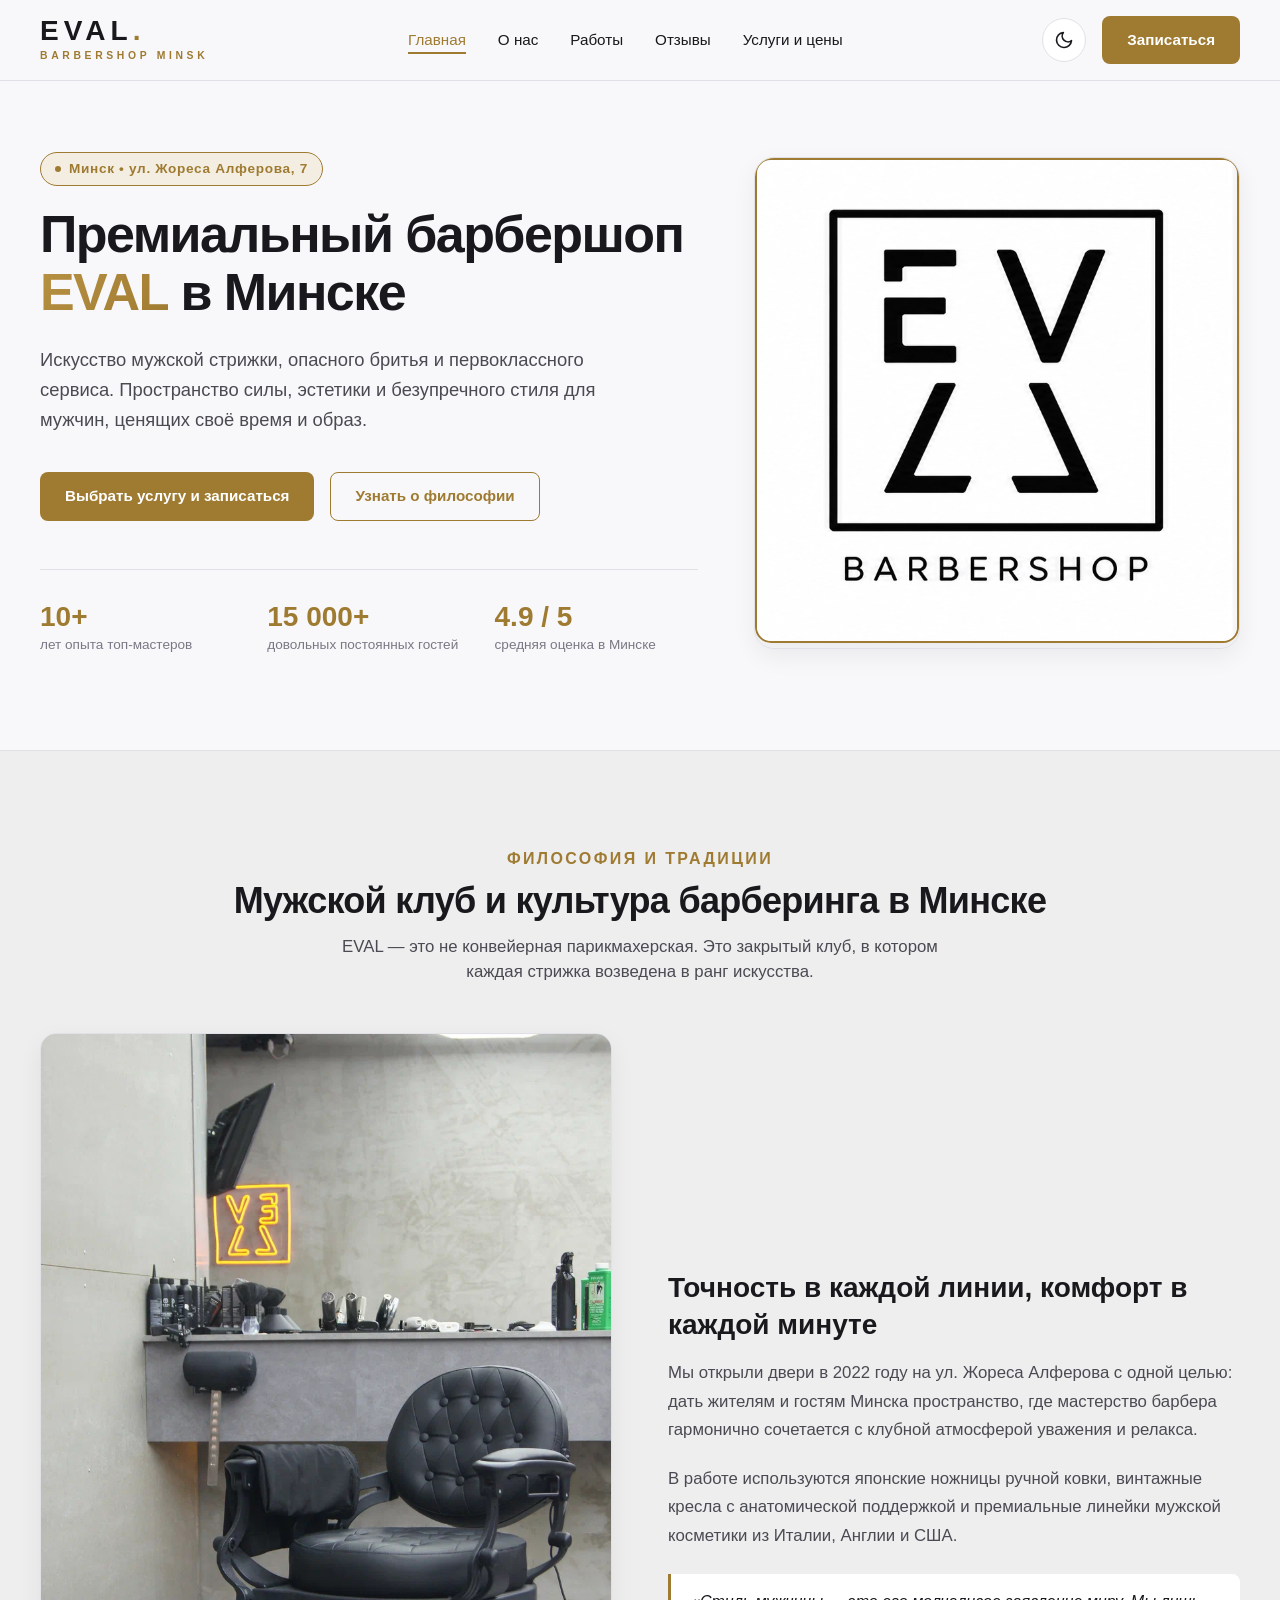
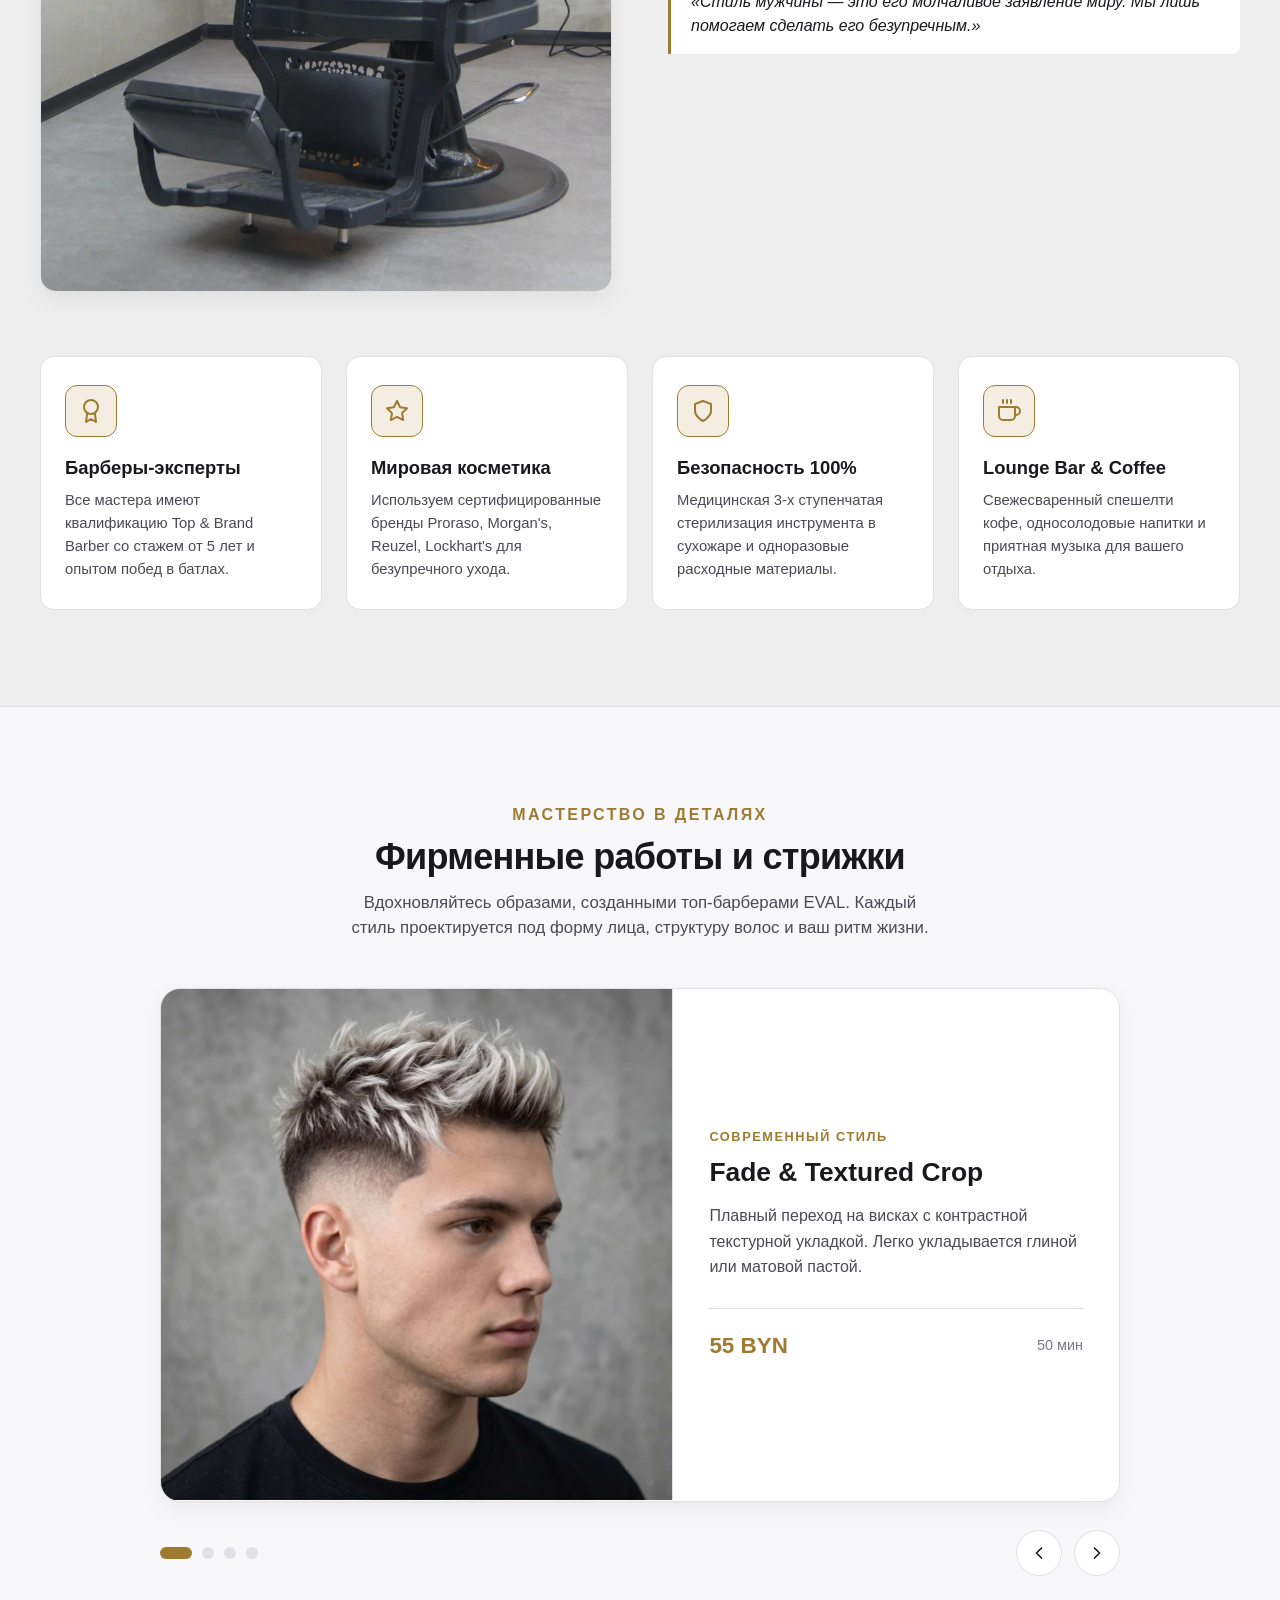
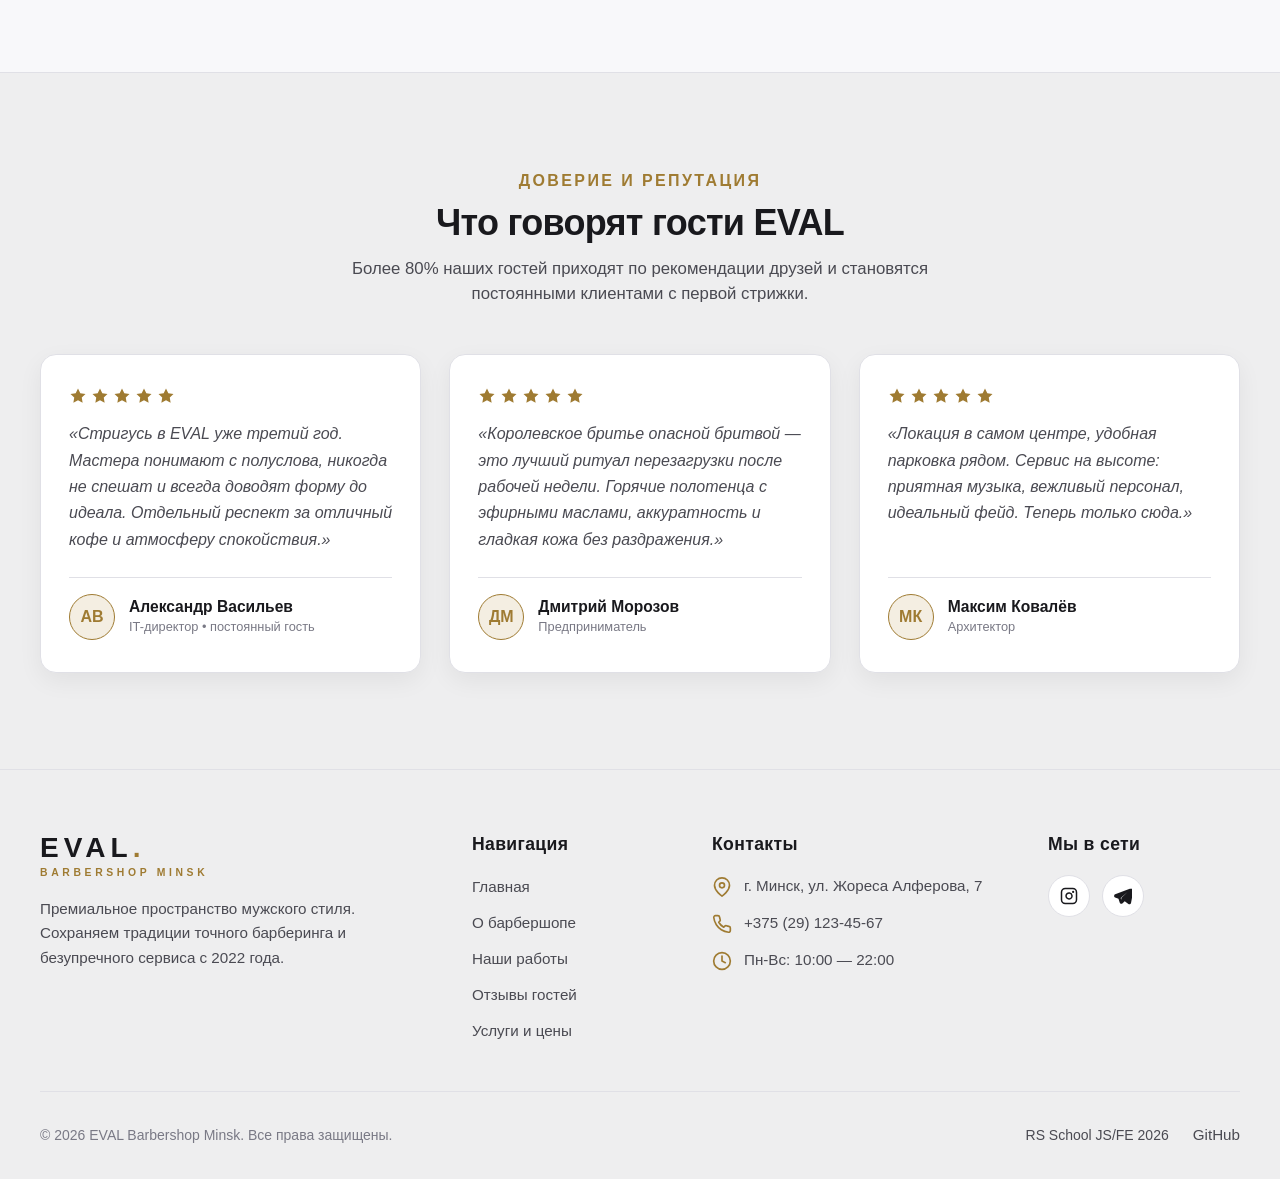
<file: index.html>
<!DOCTYPE html>
<html lang="ru" data-theme="dark">

<head>
  <meta charset="UTF-8">
  <meta name="viewport" content="width=device-width, initial-scale=1.0">
  <title>EVAL Barbershop — Премиальный мужской барбершоп в Минске</title>
  <meta name="description"
    content="Премиальный барбершоп EVAL в Минске. Мужские стрижки, моделирование бороды, королевское бритье и премиальный уход.">
  <link rel="icon" href="favicon.svg" type="image/svg+xml">
  <link rel="stylesheet" href="css/reset.css">
  <link rel="stylesheet" href="css/style.css">
  <script src="js/theme.js"></script>
</head>

<body>

  <header class="header">
    <div class="container header-container">
      <a href="index.html" class="logo" aria-label="Барбершоп EVAL Главная">
        <span class="logo-main">EVAL<span>.</span></span>
        <span class="logo-sub">Barbershop Minsk</span>
      </a>

      <nav class="nav" aria-label="Основная навигация">
        <ul class="nav-list">
          <li class="nav-item"><a href="index.html#hero" class="nav-link active">Главная</a></li>
          <li class="nav-item"><a href="index.html#about" class="nav-link">О нас</a></li>
          <li class="nav-item"><a href="index.html#showcase" class="nav-link">Работы</a></li>
          <li class="nav-item"><a href="index.html#reviews" class="nav-link">Отзывы</a></li>
          <li class="nav-item"><a href="catalog.html" class="nav-link">Услуги и цены</a></li>
        </ul>
      </nav>

      <div class="header-actions">
        <button class="theme-toggle" id="theme-toggle" type="button" aria-label="Включить светлую тему"
          aria-pressed="false">

          <svg class="theme-icon-sun" viewBox="0 0 24 24" fill="none" stroke="currentColor" stroke-width="2"
            stroke-linecap="round" stroke-linejoin="round" aria-hidden="true">
            <circle cx="12" cy="12" r="5"></circle>
            <line x1="12" y1="1" x2="12" y2="3"></line>
            <line x1="12" y1="21" x2="12" y2="23"></line>
            <line x1="4.22" y1="4.22" x2="5.64" y2="5.64"></line>
            <line x1="18.36" y1="18.36" x2="19.78" y2="19.78"></line>
            <line x1="1" y1="12" x2="3" y2="12"></line>
            <line x1="21" y1="12" x2="23" y2="12"></line>
            <line x1="4.22" y1="19.78" x2="5.64" y2="18.36"></line>
            <line x1="18.36" y1="5.64" x2="19.78" y2="4.22"></line>
          </svg>

          <svg class="theme-icon-moon" viewBox="0 0 24 24" fill="none" stroke="currentColor" stroke-width="2"
            stroke-linecap="round" stroke-linejoin="round" aria-hidden="true">
            <path d="M21 12.79A9 9 0 1 1 11.21 3 7 7 0 0 0 21 12.79z"></path>
          </svg>
        </button>

        <a href="catalog.html" class="btn-primary">Записаться</a>

        <button class="burger-btn" type="button" aria-label="Открыть мобильное меню">
          <span class="burger-line"></span>
          <span class="burger-line"></span>
          <span class="burger-line"></span>
        </button>
      </div>
    </div>
  </header>
  <div class="menu-overlay" aria-hidden="true"></div>


  <main id="main-content">

    <section id="hero" class="hero-section">
      <div class="container hero-grid">
        <div class="hero-content">
          <div class="hero-tag">Минск • ул. Жореса Алферова, 7</div>
          <h1 class="hero-title">Премиальный барбершоп <span>EVAL</span> в Минске</h1>
          <p class="hero-desc">
            Искусство мужской стрижки, опасного бритья и первоклассного сервиса. Пространство силы, эстетики и
            безупречного стиля для мужчин, ценящих своё время и образ.
          </p>
          <div class="hero-actions">
            <a href="catalog.html" class="btn-primary">Выбрать услугу и записаться</a>
            <a href="#about" class="btn-outline">Узнать о философии</a>
          </div>
          <div class="hero-stats">
            <div class="stat-item">
              <span class="stat-value">10+</span>
              <span class="stat-label">лет опыта топ-мастеров</span>
            </div>
            <div class="stat-item">
              <span class="stat-value">15 000+</span>
              <span class="stat-label">довольных постоянных гостей</span>
            </div>
            <div class="stat-item">
              <span class="stat-value">4.9 / 5</span>
              <span class="stat-label">средняя оценка в Минске</span>
            </div>
          </div>
        </div>

        <div class="hero-media">
          <div class="brand-badge">
            <img src="assets/images/eval_barbershop_dark.webp" alt="Фирменный знак EVAL Barbershop Minsk (темная тема)"
              class="theme-img-dark" width="600" height="600">
            <img src="assets/images/eval_barbershop_light.webp"
              alt="Фирменный знак EVAL Barbershop Minsk (светлая тема)" class="theme-img-light" width="600"
              height="600">
          </div>
        </div>
      </div>
    </section>


    <section id="about" class="about-section">
      <div class="container">
        <p class="section-subtitle">Философия и традиции</p>
        <h2 class="section-title">Мужской клуб и культура барберинга в Минске</h2>
        <p class="section-desc">
          EVAL — это не конвейерная парикмахерская. Это закрытый клуб, в котором каждая стрижка возведена в ранг
          искусства.
        </p>

        <div class="about-layout">
          <div class="about-media">
            <img src="assets/images/barbershop.webp"
              alt="Интерьер, рабочее кресло и фирменный неон EVAL Barbershop на ул. Жореса Алферова" width="700"
              height="1050">
          </div>
          <div class="about-info">
            <h3>Точность в каждой линии, комфорт в каждой минуте</h3>
            <p class="about-text">
              Мы открыли двери в 2022 году на ул. Жореса Алферова с одной целью: дать жителям и гостям Минска
              пространство, где мастерство барбера гармонично сочетается с клубной атмосферой уважения и релакса.
            </p>
            <p class="about-text">
              В работе используются японские ножницы ручной ковки, винтажные кресла с анатомической поддержкой и
              премиальные линейки мужской косметики из Италии, Англии и США.
            </p>
            <blockquote class="about-quote">
              «Стиль мужчины — это его молчаливое заявление миру. Мы лишь помогаем сделать его безупречным.»
            </blockquote>
          </div>
        </div>


        <div class="features-grid">
          <div class="feature-card">
            <div class="feature-icon-wrapper">
              <svg viewBox="0 0 24 24" fill="none" stroke="currentColor" stroke-width="2" stroke-linecap="round"
                stroke-linejoin="round" aria-hidden="true">
                <circle cx="12" cy="8" r="7"></circle>
                <polyline points="8.21 13.89 7 23 12 20 17 23 15.79 13.88"></polyline>
              </svg>
            </div>
            <h3 class="feature-title">Барберы-эксперты</h3>
            <p class="feature-text">Все мастера имеют квалификацию Top &amp; Brand Barber со стажем от 5 лет и опытом
              побед в батлах.</p>
          </div>

          <div class="feature-card">
            <div class="feature-icon-wrapper">
              <svg viewBox="0 0 24 24" fill="none" stroke="currentColor" stroke-width="2" stroke-linecap="round"
                stroke-linejoin="round" aria-hidden="true">
                <path d="M12 2l3.09 6.26L22 9.27l-5 4.87 1.18 6.88L12 17.77l-6.18 3.25L7 14.14 2 9.27l6.91-1.01L12 2z">
                </path>
              </svg>
            </div>
            <h3 class="feature-title">Мировая косметика</h3>
            <p class="feature-text">Используем сертифицированные бренды Proraso, Morgan's, Reuzel, Lockhart's для
              безупречного ухода.</p>
          </div>

          <div class="feature-card">
            <div class="feature-icon-wrapper">
              <svg viewBox="0 0 24 24" fill="none" stroke="currentColor" stroke-width="2" stroke-linecap="round"
                stroke-linejoin="round" aria-hidden="true">
                <path d="M12 22s8-4 8-10V5l-8-3-8 3v7c0 6 8 10 8 10z"></path>
              </svg>
            </div>
            <h3 class="feature-title">Безопасность 100%</h3>
            <p class="feature-text">Медицинская 3-х ступенчатая стерилизация инструмента в сухожаре и одноразовые
              расходные материалы.</p>
          </div>

          <div class="feature-card">
            <div class="feature-icon-wrapper">
              <svg viewBox="0 0 24 24" fill="none" stroke="currentColor" stroke-width="2" stroke-linecap="round"
                stroke-linejoin="round" aria-hidden="true">
                <path d="M18 8h1a4 4 0 0 1 0 8h-1"></path>
                <path d="M2 8h16v9a4 4 0 0 1-4 4H6a4 4 0 0 1-4-4V8z"></path>
                <line x1="6" y1="1" x2="6" y2="4"></line>
                <line x1="10" y1="1" x2="10" y2="4"></line>
                <line x1="14" y1="1" x2="14" y2="4"></line>
              </svg>
            </div>
            <h3 class="feature-title">Lounge Bar &amp; Coffee</h3>
            <p class="feature-text">Свежесваренный спешелти кофе, односолодовые напитки и приятная музыка для вашего
              отдыха.</p>
          </div>
        </div>
      </div>
    </section>


    <section id="showcase" class="showcase-section">
      <div class="container">
        <p class="section-subtitle">Мастерство в деталях</p>
        <h2 class="section-title">Фирменные работы и стрижки</h2>
        <p class="section-desc">
          Вдохновляйтесь образами, созданными топ-барберами EVAL. Каждый стиль проектируется под форму лица, структуру
          волос и ваш ритм жизни.
        </p>

        <div class="slider-container">
          <div class="slider-track-wrapper">
            <div class="slider-track">

              <article class="slide-card">
                <div class="slide-image-wrapper">
                  <img src="assets/images/1782313920379-yydb0a.webp" alt="Мужская стрижка Fade и текстурный Crop"
                    width="600" height="450">
                </div>
                <div class="slide-body">
                  <span class="slide-category">Современный стиль</span>
                  <h3 class="slide-title">Fade &amp; Textured Crop</h3>
                  <p class="slide-desc">Плавный переход на висках с контрастной текстурной укладкой. Легко укладывается
                    глиной или матовой пастой.</p>
                  <div class="slide-footer">
                    <span class="slide-price">55 BYN</span>
                    <span class="slide-duration">50 мин</span>
                  </div>
                </div>
              </article>


              <article class="slide-card">
                <div class="slide-image-wrapper">
                  <img src="assets/images/1782313920379-yydb0a.webp"
                    alt="Классическая стрижка Side Part с моделированием бороды" width="600" height="450">
                </div>
                <div class="slide-body">
                  <span class="slide-category">Бизнес-классика</span>
                  <h3 class="slide-title">Classic Side Part &amp; Beard</h3>
                  <p class="slide-desc">Строгий пробор в британском стиле в сочетании с четкой геометрией и окантовкой
                    бороды опасной бритвой.</p>
                  <div class="slide-footer">
                    <span class="slide-price">75 BYN</span>
                    <span class="slide-duration">75 мин</span>
                  </div>
                </div>
              </article>


              <article class="slide-card">
                <div class="slide-image-wrapper">
                  <img src="assets/images/1782313920379-yydb0a.webp" alt="Мужская стрижка Pompadour и мягкий Taper Fade"
                    width="600" height="450">
                </div>
                <div class="slide-body">
                  <span class="slide-category">Винтажный шик</span>
                  <h3 class="slide-title">Pompadour &amp; Taper</h3>
                  <p class="slide-desc">Объемная укладка на помаде на водной основе с чистыми плавными линиями сведения
                    височной зоны.</p>
                  <div class="slide-footer">
                    <span class="slide-price">60 BYN</span>
                    <span class="slide-duration">60 мин</span>
                  </div>
                </div>
              </article>


              <article class="slide-card">
                <div class="slide-image-wrapper">
                  <img src="assets/images/1782313920379-yydb0a.webp"
                    alt="Ультракороткая стрижка Buzz Cut и бритье контуров" width="600" height="450">
                </div>
                <div class="slide-body">
                  <span class="slide-category">Минимализм</span>
                  <h3 class="slide-title">Buzz Cut &amp; Razor Line</h3>
                  <p class="slide-desc">Брутальная ультракороткая стрижка под несколько насадок с филигранной доработкой
                    контуров шеи и висков.</p>
                  <div class="slide-footer">
                    <span class="slide-price">40 BYN</span>
                    <span class="slide-duration">35 мин</span>
                  </div>
                </div>
              </article>
            </div>
          </div>


          <div class="slider-controls">
            <div class="slider-dots" role="group" aria-label="Индикаторы слайдов">
              <button class="slider-dot active" type="button" data-index="0" aria-label="Слайд 1" aria-current="true"></button>
              <button class="slider-dot" type="button" data-index="1" aria-label="Слайд 2"></button>
              <button class="slider-dot" type="button" data-index="2" aria-label="Слайд 3"></button>
              <button class="slider-dot" type="button" data-index="3" aria-label="Слайд 4"></button>
            </div>

            <div class="slider-arrows">
              <button class="slider-arrow prev" type="button" aria-label="Предыдущий слайд">
                <svg viewBox="0 0 24 24" fill="none" stroke="currentColor" stroke-width="2" stroke-linecap="round"
                  stroke-linejoin="round" aria-hidden="true">
                  <polyline points="15 18 9 12 15 6"></polyline>
                </svg>
              </button>
              <button class="slider-arrow next" type="button" aria-label="Следующий слайд">
                <svg viewBox="0 0 24 24" fill="none" stroke="currentColor" stroke-width="2" stroke-linecap="round"
                  stroke-linejoin="round" aria-hidden="true">
                  <polyline points="9 18 15 12 9 6"></polyline>
                </svg>
              </button>
            </div>
          </div>
        </div>
      </div>
    </section>


    <section id="reviews" class="reviews-section">
      <div class="container">
        <p class="section-subtitle">Доверие и репутация</p>
        <h2 class="section-title">Что говорят гости EVAL</h2>
        <p class="section-desc">
          Более 80% наших гостей приходят по рекомендации друзей и становятся постоянными клиентами с первой стрижки.
        </p>

        <div class="reviews-grid">

          <article class="review-card">
            <div class="review-stars" role="img" aria-label="Оценка 5 из 5">
              <svg viewBox="0 0 24 24" aria-hidden="true">
                <polygon
                  points="12 2 15.09 8.26 22 9.27 17 14.14 18.18 21.02 12 17.77 5.82 21.02 7 14.14 2 9.27 8.91 8.26 12 2">
                </polygon>
              </svg>
              <svg viewBox="0 0 24 24" aria-hidden="true">
                <polygon
                  points="12 2 15.09 8.26 22 9.27 17 14.14 18.18 21.02 12 17.77 5.82 21.02 7 14.14 2 9.27 8.91 8.26 12 2">
                </polygon>
              </svg>
              <svg viewBox="0 0 24 24" aria-hidden="true">
                <polygon
                  points="12 2 15.09 8.26 22 9.27 17 14.14 18.18 21.02 12 17.77 5.82 21.02 7 14.14 2 9.27 8.91 8.26 12 2">
                </polygon>
              </svg>
              <svg viewBox="0 0 24 24" aria-hidden="true">
                <polygon
                  points="12 2 15.09 8.26 22 9.27 17 14.14 18.18 21.02 12 17.77 5.82 21.02 7 14.14 2 9.27 8.91 8.26 12 2">
                </polygon>
              </svg>
              <svg viewBox="0 0 24 24" aria-hidden="true">
                <polygon
                  points="12 2 15.09 8.26 22 9.27 17 14.14 18.18 21.02 12 17.77 5.82 21.02 7 14.14 2 9.27 8.91 8.26 12 2">
                </polygon>
              </svg>
            </div>
            <blockquote class="review-quote">
              «Стригусь в EVAL уже третий год. Мастера понимают с полуслова, никогда не спешат и всегда доводят форму до
              идеала. Отдельный респект за отличный кофе и атмосферу спокойствия.»
            </blockquote>
            <div class="review-author">
              <div class="review-avatar">АВ</div>
              <div class="review-meta">
                <h3 class="review-name">Александр Васильев</h3>
                <span class="review-visit">IT-директор • постоянный гость</span>
              </div>
            </div>
          </article>


          <article class="review-card">
            <div class="review-stars" role="img" aria-label="Оценка 5 из 5">
              <svg viewBox="0 0 24 24" aria-hidden="true">
                <polygon
                  points="12 2 15.09 8.26 22 9.27 17 14.14 18.18 21.02 12 17.77 5.82 21.02 7 14.14 2 9.27 8.91 8.26 12 2">
                </polygon>
              </svg>
              <svg viewBox="0 0 24 24" aria-hidden="true">
                <polygon
                  points="12 2 15.09 8.26 22 9.27 17 14.14 18.18 21.02 12 17.77 5.82 21.02 7 14.14 2 9.27 8.91 8.26 12 2">
                </polygon>
              </svg>
              <svg viewBox="0 0 24 24" aria-hidden="true">
                <polygon
                  points="12 2 15.09 8.26 22 9.27 17 14.14 18.18 21.02 12 17.77 5.82 21.02 7 14.14 2 9.27 8.91 8.26 12 2">
                </polygon>
              </svg>
              <svg viewBox="0 0 24 24" aria-hidden="true">
                <polygon
                  points="12 2 15.09 8.26 22 9.27 17 14.14 18.18 21.02 12 17.77 5.82 21.02 7 14.14 2 9.27 8.91 8.26 12 2">
                </polygon>
              </svg>
              <svg viewBox="0 0 24 24" aria-hidden="true">
                <polygon
                  points="12 2 15.09 8.26 22 9.27 17 14.14 18.18 21.02 12 17.77 5.82 21.02 7 14.14 2 9.27 8.91 8.26 12 2">
                </polygon>
              </svg>
            </div>
            <blockquote class="review-quote">
              «Королевское бритье опасной бритвой — это лучший ритуал перезагрузки после рабочей недели. Горячие
              полотенца с эфирными маслами, аккуратность и гладкая кожа без раздражения.»
            </blockquote>
            <div class="review-author">
              <div class="review-avatar">ДМ</div>
              <div class="review-meta">
                <h3 class="review-name">Дмитрий Морозов</h3>
                <span class="review-visit">Предприниматель</span>
              </div>
            </div>
          </article>


          <article class="review-card">
            <div class="review-stars" role="img" aria-label="Оценка 5 из 5">
              <svg viewBox="0 0 24 24" aria-hidden="true">
                <polygon
                  points="12 2 15.09 8.26 22 9.27 17 14.14 18.18 21.02 12 17.77 5.82 21.02 7 14.14 2 9.27 8.91 8.26 12 2">
                </polygon>
              </svg>
              <svg viewBox="0 0 24 24" aria-hidden="true">
                <polygon
                  points="12 2 15.09 8.26 22 9.27 17 14.14 18.18 21.02 12 17.77 5.82 21.02 7 14.14 2 9.27 8.91 8.26 12 2">
                </polygon>
              </svg>
              <svg viewBox="0 0 24 24" aria-hidden="true">
                <polygon
                  points="12 2 15.09 8.26 22 9.27 17 14.14 18.18 21.02 12 17.77 5.82 21.02 7 14.14 2 9.27 8.91 8.26 12 2">
                </polygon>
              </svg>
              <svg viewBox="0 0 24 24" aria-hidden="true">
                <polygon
                  points="12 2 15.09 8.26 22 9.27 17 14.14 18.18 21.02 12 17.77 5.82 21.02 7 14.14 2 9.27 8.91 8.26 12 2">
                </polygon>
              </svg>
              <svg viewBox="0 0 24 24" aria-hidden="true">
                <polygon
                  points="12 2 15.09 8.26 22 9.27 17 14.14 18.18 21.02 12 17.77 5.82 21.02 7 14.14 2 9.27 8.91 8.26 12 2">
                </polygon>
              </svg>
            </div>
            <blockquote class="review-quote">
              «Локация в самом центре, удобная парковка рядом. Сервис на высоте: приятная музыка, вежливый персонал,
              идеальный фейд. Теперь только сюда.»
            </blockquote>
            <div class="review-author">
              <div class="review-avatar">МК</div>
              <div class="review-meta">
                <h3 class="review-name">Максим Ковалёв</h3>
                <span class="review-visit">Архитектор</span>
              </div>
            </div>
          </article>
        </div>
      </div>
    </section>
  </main>


  <footer class="footer">
    <div class="container">
      <div class="footer-grid">
        <div class="footer-brand">
          <a href="index.html" class="logo" aria-label="Барбершоп EVAL Главная">
            <span class="logo-main">EVAL<span>.</span></span>
            <span class="logo-sub">Barbershop Minsk</span>
          </a>
          <p>Премиальное пространство мужского стиля. Сохраняем традиции точного барберинга и безупречного сервиса с
            2022 года.</p>
        </div>

        <div class="footer-nav">
          <h2 class="footer-title">Навигация</h2>
          <ul class="footer-links">
            <li><a href="index.html#hero" class="footer-link">Главная</a></li>
            <li><a href="index.html#about" class="footer-link">О барбершопе</a></li>
            <li><a href="index.html#showcase" class="footer-link">Наши работы</a></li>
            <li><a href="index.html#reviews" class="footer-link">Отзывы гостей</a></li>
            <li><a href="catalog.html" class="footer-link">Услуги и цены</a></li>
          </ul>
        </div>

        <div class="footer-contacts">
          <h2 class="footer-title">Контакты</h2>
          <ul class="footer-contacts-list">
            <li class="contact-item">
              <svg class="contact-icon" viewBox="0 0 24 24" fill="none" stroke="currentColor" stroke-width="2"
                stroke-linecap="round" stroke-linejoin="round" aria-hidden="true">
                <path d="M21 10c0 7-9 13-9 13s-9-6-9-13a9 9 0 0 1 18 0z"></path>
                <circle cx="12" cy="10" r="3"></circle>
              </svg>
              <a href="https://yandex.by/maps/org/eval/52623739810/?ll=27.552534%2C53.861995&z=17.97" target="_blank"
                rel="noopener noreferrer" class="contact-link">г. Минск, ул. Жореса Алферова, 7</a>
            </li>
            <li class="contact-item">
              <svg class="contact-icon" viewBox="0 0 24 24" fill="none" stroke="currentColor" stroke-width="2"
                stroke-linecap="round" stroke-linejoin="round" aria-hidden="true">
                <path
                  d="M22 16.92v3a2 2 0 0 1-2.18 2 19.79 19.79 0 0 1-8.63-3.07 19.5 19.5 0 0 1-6-6 19.79 19.79 0 0 1-3.07-8.67A2 2 0 0 1 4.11 2h3a2 2 0 0 1 2 1.72 12.84 12.84 0 0 0 .7 2.81 2 2 0 0 1-.45 2.11L8.09 9.91a16 16 0 0 0 6 6l1.27-1.27a2 2 0 0 1 2.11-.45 12.84 12.84 0 0 0 2.81.7A2 2 0 0 1 22 16.92z">
                </path>
              </svg>
              <a href="tel:+375291234567" class="contact-link">+375 (29) 123-45-67</a>
            </li>
            <li class="contact-item">
              <svg class="contact-icon" viewBox="0 0 24 24" fill="none" stroke="currentColor" stroke-width="2"
                stroke-linecap="round" stroke-linejoin="round" aria-hidden="true">
                <circle cx="12" cy="12" r="10"></circle>
                <polyline points="12 6 12 12 16 14"></polyline>
              </svg>
              <span>Пн-Вс: 10:00 — 22:00</span>
            </li>
          </ul>
        </div>

        <div class="footer-social">
          <h2 class="footer-title">Мы в сети</h2>
          <div class="social-links">
            <a href="https://instagram.com" target="_blank" rel="noopener noreferrer" class="social-btn"
              aria-label="Наш Instagram">
              <svg viewBox="0 0 24 24" aria-hidden="true">
                <rect x="2" y="2" width="20" height="20" rx="5" ry="5" fill="none" stroke="currentColor"
                  stroke-width="2"></rect>
                <path d="M16 11.37A4 4 0 1 1 12.63 8 4 4 0 0 1 16 11.37z" fill="none" stroke="currentColor"
                  stroke-width="2"></path>
                <circle cx="17.5" cy="6.5" r="1.5" fill="currentColor"></circle>
              </svg>
            </a>
            <a href="https://telegram.org" target="_blank" rel="noopener noreferrer" class="social-btn"
              aria-label="Наш Telegram">
              <svg viewBox="0 0 24 24" aria-hidden="true">
                <path
                  d="M21.198 2.433a2.242 2.242 0 0 0-1.022.215l-18.6 7.174a2.235 2.235 0 0 0-.102 4.148l4.475 1.547 1.764 5.378a2.245 2.245 0 0 0 3.738.746l2.846-2.613 4.887 3.593a2.242 2.242 0 0 0 3.518-1.29l3.078-16.516a2.242 2.242 0 0 0-2.432-2.384l-.15.006zm-3.08 4.364l-8.087 7.42-.39 2.766-.757-2.311 9.234-7.875z">
                </path>
              </svg>
            </a>
          </div>
        </div>
      </div>

      <div class="footer-bottom">
        <p>&copy; 2026 EVAL Barbershop Minsk. Все права защищены.</p>
        <div class="footer-bottom-links">
          <a href="https://rs.school/courses/javascript" target="_blank" rel="noopener noreferrer"
            class="footer-rs-link">
            <span>RS School JS/FE 2026</span>
          </a>
          <a href="https://github.com/rolling-scopes-school" target="_blank" rel="noopener noreferrer"
            class="footer-link">GitHub</a>
        </div>
      </div>
    </div>
  </footer>
  <script src="js/burger.js"></script>
  <script src="js/slider.js"></script>
</body>

</html>
</file>
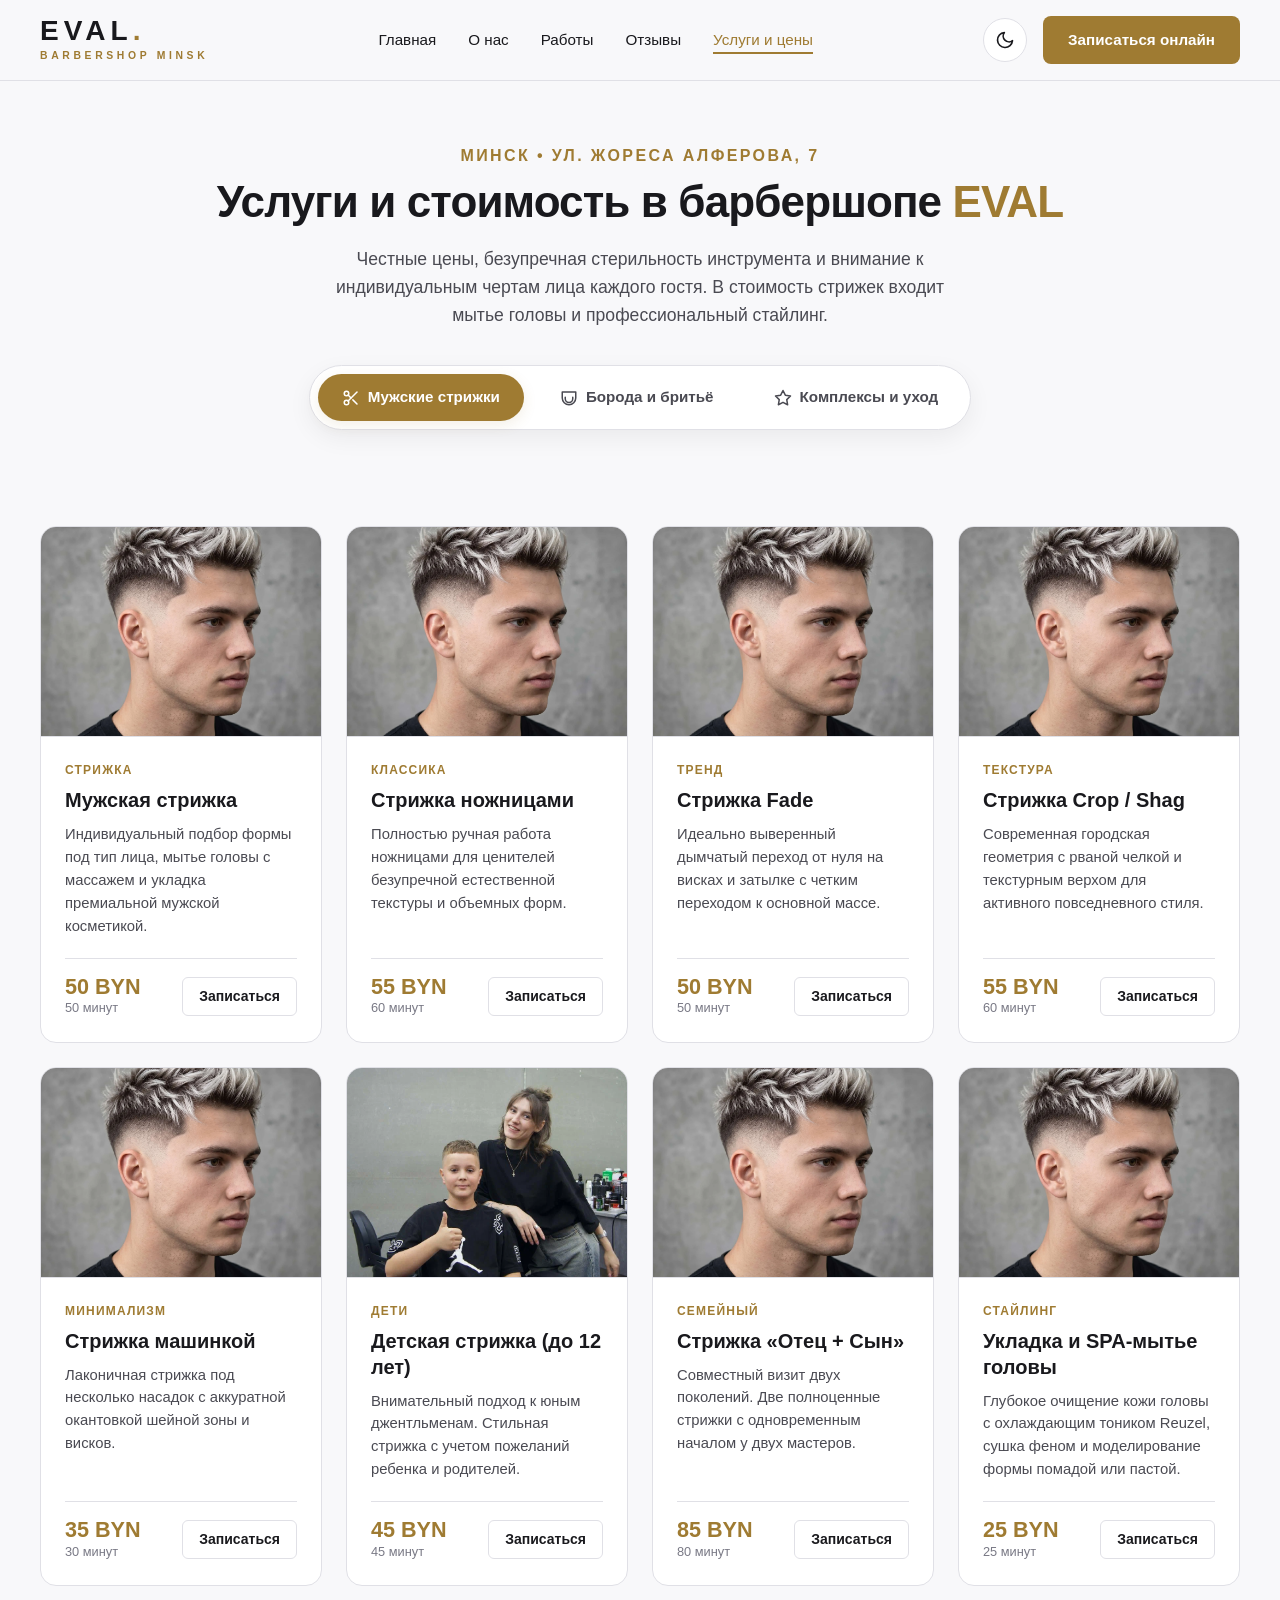
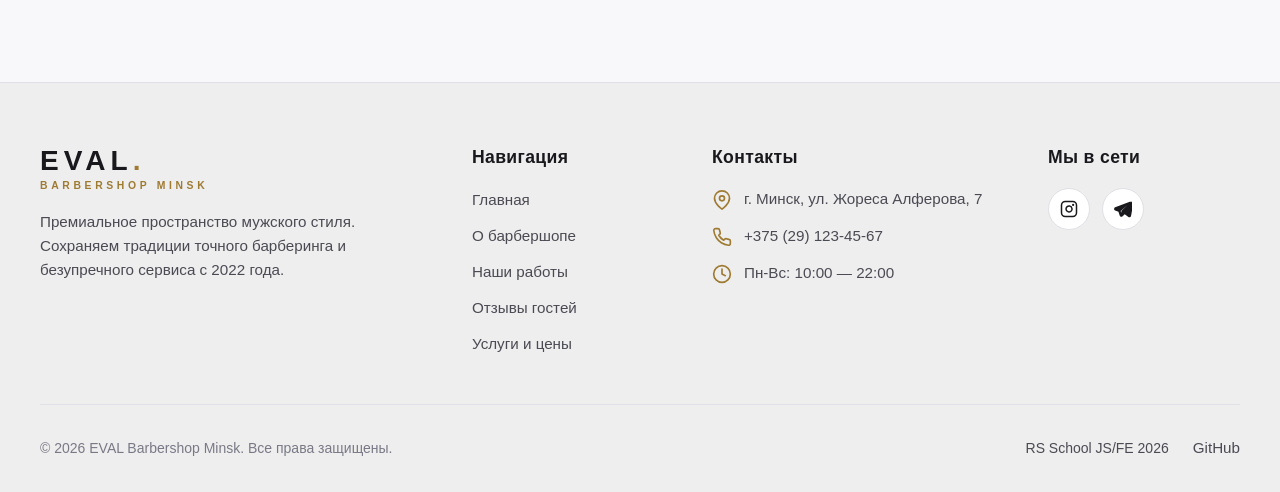
<file: catalog.html>
<!DOCTYPE html>
<html lang="ru" data-theme="dark">

<head>
  <meta charset="UTF-8">
  <meta name="viewport" content="width=device-width, initial-scale=1.0">
  <title>Услуги и цены — EVAL Barbershop Minsk</title>
  <meta name="description"
    content="Прайс-лист и каталог услуг барбершопа EVAL в Минске: мужские стрижки, уход за бородой, королевское бритье и комплексные процедуры.">
  <link rel="icon" href="favicon.svg" type="image/svg+xml">
  <link rel="stylesheet" href="css/reset.css">
  <link rel="stylesheet" href="css/style.css">
  <script src="js/theme.js"></script>
</head>

<body>
  <header class="header">
    <div class="container header-container">
      <a href="index.html" class="logo" aria-label="Барбершоп EVAL Главная">
        <span class="logo-main">EVAL<span>.</span></span>
        <span class="logo-sub">Barbershop Minsk</span>
      </a>

      <nav class="nav" aria-label="Основная навигация">
        <ul class="nav-list">
          <li class="nav-item"><a href="index.html#hero" class="nav-link">Главная</a></li>
          <li class="nav-item"><a href="index.html#about" class="nav-link">О нас</a></li>
          <li class="nav-item"><a href="index.html#showcase" class="nav-link">Работы</a></li>
          <li class="nav-item"><a href="index.html#reviews" class="nav-link">Отзывы</a></li>
          <li class="nav-item"><a href="catalog.html" class="nav-link active">Услуги и цены</a></li>
        </ul>
      </nav>

      <div class="header-actions">
        <button class="theme-toggle" id="theme-toggle" type="button" aria-label="Включить светлую тему"
          aria-pressed="false">
          <svg class="theme-icon-sun" viewBox="0 0 24 24" fill="none" stroke="currentColor" stroke-width="2"
            stroke-linecap="round" stroke-linejoin="round" aria-hidden="true">
            <circle cx="12" cy="12" r="5"></circle>
            <line x1="12" y1="1" x2="12" y2="3"></line>
            <line x1="12" y1="21" x2="12" y2="23"></line>
            <line x1="4.22" y1="4.22" x2="5.64" y2="5.64"></line>
            <line x1="18.36" y1="18.36" x2="19.78" y2="19.78"></line>
            <line x1="1" y1="12" x2="3" y2="12"></line>
            <line x1="21" y1="12" x2="23" y2="12"></line>
            <line x1="4.22" y1="19.78" x2="5.64" y2="18.36"></line>
            <line x1="18.36" y1="5.64" x2="19.78" y2="4.22"></line>
          </svg>
          <svg class="theme-icon-moon" viewBox="0 0 24 24" fill="none" stroke="currentColor" stroke-width="2"
            stroke-linecap="round" stroke-linejoin="round" aria-hidden="true">
            <path d="M21 12.79A9 9 0 1 1 11.21 3 7 7 0 0 0 21 12.79z"></path>
          </svg>
        </button>

        <a href="#services-catalog" class="btn-primary">Записаться онлайн</a>

        <button class="burger-btn" type="button" aria-label="Открыть мобильное меню">
          <span class="burger-line"></span>
          <span class="burger-line"></span>
          <span class="burger-line"></span>
        </button>
      </div>
    </div>
  </header>
  <div class="menu-overlay" aria-hidden="true"></div>

  <main id="main-content">
    <section class="catalog-hero">
      <div class="container">
        <p class="section-subtitle">Минск • ул. Жореса Алферова, 7</p>
        <h1 class="catalog-hero-title">Услуги и стоимость в барбершопе <span>EVAL</span></h1>
        <p class="catalog-hero-desc">
          Честные цены, безупречная стерильность инструмента и внимание к индивидуальным чертам лица каждого гостя. В
          стоимость стрижек входит мытье головы и профессиональный стайлинг.
        </p>

        <div class="category-tabs-wrapper">
          <div class="category-tabs" role="group" aria-label="Категории услуг">
            <button class="tab-btn active" type="button" data-category="haircuts">
              <svg width="18" height="18" viewBox="0 0 24 24" fill="none" stroke="currentColor" stroke-width="2"
                stroke-linecap="round" stroke-linejoin="round" aria-hidden="true">
                <circle cx="6" cy="6" r="3"></circle>
                <circle cx="6" cy="18" r="3"></circle>
                <line x1="20" y1="4" x2="8.12" y2="15.88"></line>
                <line x1="14.47" y1="14.48" x2="20" y2="20"></line>
                <line x1="8.12" y1="8.12" x2="12" y2="12"></line>
              </svg>
              <span>Мужские стрижки</span>
            </button>
            <button class="tab-btn" type="button" data-category="beard">
              <svg width="18" height="18" viewBox="0 0 24 24" fill="none" stroke="currentColor" stroke-width="2"
                stroke-linecap="round" stroke-linejoin="round" aria-hidden="true">
                <path d="M7 11v2a5 5 0 0 0 10 0v-2"></path>
                <path d="M12 21a9 9 0 0 0 9-9V4H3v8a9 9 0 0 0 9 9Z"></path>
              </svg>
              <span>Борода и бритьё</span>
            </button>
            <button class="tab-btn" type="button" data-category="combos">
              <svg width="18" height="18" viewBox="0 0 24 24" fill="none" stroke="currentColor" stroke-width="2"
                stroke-linecap="round" stroke-linejoin="round" aria-hidden="true">
                <polygon
                  points="12 2 15.09 8.26 22 9.27 17 14.14 18.18 21.02 12 17.77 5.82 21.02 7 14.14 2 9.27 8.91 8.26 12 2">
                </polygon>
              </svg>
              <span>Комплексы и уход</span>
            </button>
          </div>
        </div>
      </div>
    </section>

    <section id="services-catalog" class="catalog-section">
      <div class="container">
        <h2 class="visually-hidden"
          style="position: absolute; width: 1px; height: 1px; padding: 0; margin: -1px; overflow: hidden; clip: rect(0,0,0,0); border: 0;">
          Каталог услуг барбершопа</h2>

        <div class="catalog-grid"></div>

        <div class="catalog-actions">
          <button type="button" class="btn-load-more">
            <span>Показать ещё услуги</span>
            <svg viewBox="0 0 24 24" fill="none" stroke="currentColor" stroke-width="2" stroke-linecap="round"
              stroke-linejoin="round" aria-hidden="true">
              <polyline points="6 9 12 15 18 9"></polyline>
            </svg>
          </button>
        </div>
      </div>
    </section>
  </main>

  <footer class="footer">
    <div class="container">
      <div class="footer-grid">
        <div class="footer-brand">
          <a href="index.html" class="logo" aria-label="Барбершоп EVAL Главная">
            <span class="logo-main">EVAL<span>.</span></span>
            <span class="logo-sub">Barbershop Minsk</span>
          </a>
          <p>Премиальное пространство мужского стиля. Сохраняем традиции точного барберинга и безупречного сервиса с
            2022 года.</p>
        </div>

        <div class="footer-nav">
          <h2 class="footer-title">Навигация</h2>
          <ul class="footer-links">
            <li><a href="index.html#hero" class="footer-link">Главная</a></li>
            <li><a href="index.html#about" class="footer-link">О барбершопе</a></li>
            <li><a href="index.html#showcase" class="footer-link">Наши работы</a></li>
            <li><a href="index.html#reviews" class="footer-link">Отзывы гостей</a></li>
            <li><a href="catalog.html" class="footer-link">Услуги и цены</a></li>
          </ul>
        </div>

        <div class="footer-contacts">
          <h2 class="footer-title">Контакты</h2>
          <ul class="footer-contacts-list">
            <li class="contact-item">
              <svg class="contact-icon" viewBox="0 0 24 24" fill="none" stroke="currentColor" stroke-width="2"
                stroke-linecap="round" stroke-linejoin="round" aria-hidden="true">
                <path d="M21 10c0 7-9 13-9 13s-9-6-9-13a9 9 0 0 1 18 0z"></path>
                <circle cx="12" cy="10" r="3"></circle>
              </svg>
              <a href="https://yandex.by/maps/org/eval/52623739810/?ll=27.552534%2C53.861995&z=17.97" target="_blank"
                rel="noopener noreferrer" class="contact-link">г. Минск, ул. Жореса Алферова, 7</a>
            </li>
            <li class="contact-item">
              <svg class="contact-icon" viewBox="0 0 24 24" fill="none" stroke="currentColor" stroke-width="2"
                stroke-linecap="round" stroke-linejoin="round" aria-hidden="true">
                <path
                  d="M22 16.92v3a2 2 0 0 1-2.18 2 19.79 19.79 0 0 1-8.63-3.07 19.5 19.5 0 0 1-6-6 19.79 19.79 0 0 1-3.07-8.67A2 2 0 0 1 4.11 2h3a2 2 0 0 1 2 1.72 12.84 12.84 0 0 0 .7 2.81 2 2 0 0 1-.45 2.11L8.09 9.91a16 16 0 0 0 6 6l1.27-1.27a2 2 0 0 1 2.11-.45 12.84 12.84 0 0 0 2.81.7A2 2 0 0 1 22 16.92z">
                </path>
              </svg>
              <a href="tel:+375291234567" class="contact-link">+375 (29) 123-45-67</a>
            </li>
            <li class="contact-item">
              <svg class="contact-icon" viewBox="0 0 24 24" fill="none" stroke="currentColor" stroke-width="2"
                stroke-linecap="round" stroke-linejoin="round" aria-hidden="true">
                <circle cx="12" cy="12" r="10"></circle>
                <polyline points="12 6 12 12 16 14"></polyline>
              </svg>
              <span>Пн-Вс: 10:00 — 22:00</span>
            </li>
          </ul>
        </div>

        <div class="footer-social">
          <h2 class="footer-title">Мы в сети</h2>
          <div class="social-links">
            <a href="https://instagram.com" target="_blank" rel="noopener noreferrer" class="social-btn"
              aria-label="Наш Instagram">
              <svg viewBox="0 0 24 24" aria-hidden="true">
                <rect x="2" y="2" width="20" height="20" rx="5" ry="5" fill="none" stroke="currentColor"
                  stroke-width="2"></rect>
                <path d="M16 11.37A4 4 0 1 1 12.63 8 4 4 0 0 1 16 11.37z" fill="none" stroke="currentColor"
                  stroke-width="2"></path>
                <circle cx="17.5" cy="6.5" r="1.5" fill="currentColor"></circle>
              </svg>
            </a>
            <a href="https://telegram.org" target="_blank" rel="noopener noreferrer" class="social-btn"
              aria-label="Наш Telegram">
              <svg viewBox="0 0 24 24" aria-hidden="true">
                <path
                  d="M21.198 2.433a2.242 2.242 0 0 0-1.022.215l-18.6 7.174a2.235 2.235 0 0 0-.102 4.148l4.475 1.547 1.764 5.378a2.245 2.245 0 0 0 3.738.746l2.846-2.613 4.887 3.593a2.242 2.242 0 0 0 3.518-1.29l3.078-16.516a2.242 2.242 0 0 0-2.432-2.384l-.15.006zm-3.08 4.364l-8.087 7.42-.39 2.766-.757-2.311 9.234-7.875z">
                </path>
              </svg>
            </a>
          </div>
        </div>
      </div>

      <div class="footer-bottom">
        <p>&copy; 2026 EVAL Barbershop Minsk. Все права защищены.</p>
        <div class="footer-bottom-links">
          <a href="https://rs.school/courses/javascript" target="_blank" rel="noopener noreferrer"
            class="footer-rs-link">
            <span>RS School JS/FE 2026</span>
          </a>
          <a href="https://github.com/rolling-scopes-school" target="_blank" rel="noopener noreferrer"
            class="footer-link">GitHub</a>
        </div>
      </div>
    </div>
  </footer>

  <div id="service-modal" class="modal-backdrop" aria-hidden="true" role="dialog" aria-modal="true" aria-labelledby="modal-title">
    <div class="modal-container">
      <button class="modal-close-btn" type="button" aria-label="Закрыть модальное окно">
        <svg viewBox="0 0 24 24" fill="none" stroke="currentColor" stroke-width="2" stroke-linecap="round" stroke-linejoin="round" aria-hidden="true">
          <line x1="18" y1="6" x2="6" y2="18"></line>
          <line x1="6" y1="6" x2="18" y2="18"></line>
        </svg>
      </button>

      <div class="modal-content">
        <div class="modal-media">
          <img id="modal-image" src="assets/images/1782313920379-yydb0a.webp" alt="Услуга барбершопа" width="480" height="360">
        </div>

        <div class="modal-body">
          <span id="modal-tag" class="card-tag"></span>
          <h2 id="modal-title" class="modal-title"></h2>
          <p id="modal-desc" class="modal-desc"></p>

          <div class="modal-options-block">
            <h3 class="modal-option-title">Квалификация барбера</h3>
            <div id="modal-barber-options" class="modal-options-group" role="radiogroup" aria-label="Квалификация барбера"></div>
          </div>

          <div class="modal-options-block">
            <h3 class="modal-option-title">Дополнительный уход</h3>
            <div id="modal-care-options" class="modal-options-group" role="radiogroup" aria-label="Дополнительный уход"></div>
          </div>

          <div class="modal-footer">
            <div class="modal-total">
              <span class="modal-total-label">Итоговая стоимость:</span>
              <span id="modal-total-price" class="modal-total-price">0 BYN</span>
            </div>
            <button id="modal-submit-btn" type="button" class="btn-primary modal-action-btn">
              <span>Записаться онлайн</span>
              <svg viewBox="0 0 24 24" fill="none" stroke="currentColor" stroke-width="2" stroke-linecap="round" stroke-linejoin="round" aria-hidden="true">
                <polyline points="9 18 15 12 9 6"></polyline>
              </svg>
            </button>
          </div>
        </div>
      </div>
    </div>
  </div>

  <script src="js/burger.js"></script>
  <script src="js/services-data.js"></script>
  <script src="js/catalog.js"></script>
  <script src="js/modal.js"></script>
</body>

</html>
</file>
<file: css/style.css>
:root,
:root[data-theme="dark"] {
  --bg-primary: #121212;
  --bg-secondary: #1a1a1a;
  --bg-surface: #222222;
  --bg-card: #1e1e1e;
  --bg-card-hover: #272727;
  --bg-tag: #2a2620;

  --text-primary: #f5f5f7;
  --text-secondary: #b3b3b3;
  --text-muted: #7e7e82;

  --accent-gold: #c5a059;
  --accent-gold-hover: #dfb86c;
  --accent-gold-light: rgba(197, 160, 89, 0.15);
  --accent-contrast: #121212;

  --border-color: #2e2e2e;
  --border-light: #3a3a3a;
  --border-accent: #c5a059;

  --shadow-card: 0 10px 30px rgba(0, 0, 0, 0.4);
  --shadow-hover: 0 15px 35px rgba(197, 160, 89, 0.2);

  --header-blur-bg: rgba(18, 18, 18, 0.88);
}

:root[data-theme="light"] {
  --bg-primary: #f8f8fa;
  --bg-secondary: #eeeeef;
  --bg-surface: #ffffff;
  --bg-card: #ffffff;
  --bg-card-hover: #f3f3f5;
  --bg-tag: #f4eee2;

  --text-primary: #19191d;
  --text-secondary: #4a4a52;
  --text-muted: #797985;

  --accent-gold: #9f7b32;
  --accent-gold-hover: #b89142;
  --accent-gold-light: rgba(159, 123, 50, 0.12);
  --accent-contrast: #ffffff;

  --border-color: #e0e0e6;
  --border-light: #ececee;
  --border-accent: #9f7b32;

  --shadow-card: 0 8px 24px rgba(0, 0, 0, 0.06);
  --shadow-hover: 0 14px 30px rgba(159, 123, 50, 0.15);

  --header-blur-bg: rgba(248, 248, 250, 0.9);
}



html {
  scroll-behavior: smooth;
  overflow-x: hidden;
}

body {
  font-family: 'Inter', -apple-system, BlinkMacSystemFont, 'Segoe UI', Roboto, Helvetica, Arial, sans-serif;
  background-color: var(--bg-primary);
  color: var(--text-primary);
  transition: background-color 0.3s ease, color 0.3s ease;
  overflow-x: hidden;
  max-width: 100%;
  padding-top: 80px;
  display: flex;
  flex-direction: column;
}

html.menu-open,
body.menu-open,
html.modal-open,
body.modal-open {
  overflow: hidden;
  overflow-x: hidden;
}


.container {
  width: 100%;
  max-width: 1440px;
  margin-left: auto;
  margin-right: auto;
  padding-left: 40px;
  padding-right: 40px;
}

@media (max-width: 768px) {
  .container {
    padding-left: 24px;
    padding-right: 24px;
  }
}

@media (max-width: 480px) {
  .container {
    padding-left: 16px;
    padding-right: 16px;
  }
}


h1,
h2,
h3,
h4,
h5,
h6 {
  font-weight: 700;
  line-height: 1.2;
  color: var(--text-primary);
}

.section-title {
  font-size: 2.25rem;
  text-align: center;
  margin-bottom: 12px;
  letter-spacing: -0.02em;
}

.section-subtitle {
  font-size: 1rem;
  color: var(--accent-gold);
  text-transform: uppercase;
  letter-spacing: 0.15em;
  font-weight: 600;
  text-align: center;
  margin-bottom: 8px;
}

.section-desc {
  font-size: 1.05rem;
  color: var(--text-secondary);
  text-align: center;
  max-width: 600px;
  margin: 0 auto 48px;
}



.header {
  position: fixed;
  top: 0;
  left: 0;
  width: 100%;
  z-index: 1000;
  background-color: var(--header-blur-bg);
  backdrop-filter: blur(14px);
  -webkit-backdrop-filter: blur(14px);
  border-bottom: 1px solid var(--border-color);
  transition: background-color 0.3s ease, border-color 0.3s ease;
}

.header-container {
  display: flex;
  align-items: center;
  justify-content: space-between;
  height: 80px;
}


.logo {
  display: inline-flex;
  flex-direction: column;
  text-decoration: none;
  group: logo;
}

.logo-main {
  font-size: 1.75rem;
  font-weight: 900;
  letter-spacing: 0.18em;
  color: var(--text-primary);
  line-height: 1;
  transition: color 0.25s ease;
}

.logo-main span {
  color: var(--accent-gold);
}

.logo-sub {
  font-size: 0.65rem;
  font-weight: 600;
  letter-spacing: 0.35em;
  color: var(--accent-gold);
  text-transform: uppercase;
  margin-top: 3px;
}

.logo:hover .logo-main {
  color: var(--accent-gold);
}


.nav {
  display: flex;
  align-items: center;
}

.nav-list {
  display: flex;
  align-items: center;
  gap: 32px;
}

.nav-link {
  font-size: 0.95rem;
  font-weight: 500;
  color: var(--text-primary);
  position: relative;
  padding: 6px 0;
  transition: color 0.25s ease;
}

.nav-link::after {
  content: "";
  position: absolute;
  bottom: 0;
  left: 0;
  width: 0;
  height: 2px;
  background-color: var(--accent-gold);
  transition: width 0.3s ease;
}

.nav-link:hover,
.nav-link.active {
  color: var(--accent-gold);
}

.nav-link:hover::after,
.nav-link.active::after {
  width: 100%;
}


.header-actions {
  display: flex;
  align-items: center;
  gap: 16px;
}


.theme-toggle {
  display: inline-flex;
  align-items: center;
  justify-content: center;
  width: 44px;
  height: 44px;
  border-radius: 50%;
  background-color: var(--bg-surface);
  border: 1px solid var(--border-color);
  color: var(--text-primary);
  transition: all 0.3s ease;
  position: relative;
}

.theme-toggle:hover {
  border-color: var(--accent-gold);
  color: var(--accent-gold);
  box-shadow: 0 0 12px var(--accent-gold-light);
  transform: translateY(-1px);
}

.theme-icon-sun,
.theme-icon-moon {
  width: 20px;
  height: 20px;
  transition: transform 0.3s ease, opacity 0.3s ease;
}

:root[data-theme="dark"] .theme-icon-moon {
  display: none;
}

:root[data-theme="dark"] .theme-icon-sun {
  display: block;
}

:root[data-theme="light"] .theme-icon-sun {
  display: none;
}

:root[data-theme="light"] .theme-icon-moon {
  display: block;
}


.btn-primary {
  display: inline-flex;
  align-items: center;
  justify-content: center;
  gap: 8px;
  background: var(--accent-gold);
  color: var(--accent-contrast);
  font-weight: 600;
  font-size: 0.95rem;
  padding: 12px 24px;
  border-radius: 8px;
  transition: all 0.25s ease;
  border: 1px solid transparent;
}

.btn-primary:hover {
  background: var(--accent-gold-hover);
  box-shadow: 0 4px 16px var(--accent-gold-light);
  transform: translateY(-2px);
}

.btn-outline {
  display: inline-flex;
  align-items: center;
  justify-content: center;
  gap: 8px;
  background: transparent;
  color: var(--accent-gold);
  font-weight: 600;
  font-size: 0.95rem;
  padding: 12px 24px;
  border-radius: 8px;
  border: 1px solid var(--accent-gold);
  transition: all 0.25s ease;
}

.btn-outline:hover {
  background: var(--accent-gold-light);
  color: var(--accent-gold-hover);
  border-color: var(--accent-gold-hover);
  transform: translateY(-2px);
}


.burger-btn {
  display: none;
  flex-direction: column;
  justify-content: space-around;
  width: 44px;
  height: 44px;
  padding: 11px 9px;
  border-radius: 8px;
  background-color: var(--bg-surface);
  border: 1px solid var(--border-color);
  transition: border-color 0.25s ease;
}

.burger-line {
  width: 100%;
  height: 2px;
  background-color: var(--text-primary);
  border-radius: 2px;
  transition: background-color 0.25s ease;
}

.burger-btn:hover {
  border-color: var(--accent-gold);
}

.burger-btn:hover .burger-line {
  background-color: var(--accent-gold);
}

.menu-overlay {
  display: none;
}

.footer {
  background-color: var(--bg-secondary);
  border-top: 1px solid var(--border-color);
  padding-top: 64px;
  padding-bottom: 32px;
  margin-top: auto;
  transition: background-color 0.3s ease, border-color 0.3s ease;
}

.footer-grid {
  display: grid;
  grid-template-columns: 2fr 1fr 1.5fr 1fr;
  gap: 48px;
  margin-bottom: 48px;
}

.footer-brand p {
  color: var(--text-secondary);
  font-size: 0.95rem;
  line-height: 1.6;
  margin-top: 16px;
  max-width: 320px;
}

.footer-title {
  font-size: 1.1rem;
  font-weight: 700;
  margin-bottom: 20px;
  color: var(--text-primary);
  letter-spacing: 0.02em;
}

.footer-links {
  display: flex;
  flex-direction: column;
  gap: 12px;
}

.footer-link {
  color: var(--text-secondary);
  font-size: 0.95rem;
  transition: color 0.25s ease, transform 0.25s ease;
  display: inline-block;
}

.footer-link:hover {
  color: var(--accent-gold);
  transform: translateX(4px);
}

.footer-contacts-list {
  display: flex;
  flex-direction: column;
  gap: 14px;
}

.contact-item {
  display: flex;
  align-items: flex-start;
  gap: 12px;
  color: var(--text-secondary);
  font-size: 0.95rem;
}

.contact-icon {
  width: 20px;
  height: 20px;
  flex-shrink: 0;
  color: var(--accent-gold);
  margin-top: 2px;
}

.contact-link {
  color: var(--text-secondary);
  transition: color 0.25s ease;
}

.contact-link:hover {
  color: var(--accent-gold);
}

.social-links {
  display: flex;
  gap: 12px;
}

.social-btn {
  display: inline-flex;
  align-items: center;
  justify-content: center;
  width: 42px;
  height: 42px;
  border-radius: 50%;
  background-color: var(--bg-surface);
  border: 1px solid var(--border-color);
  color: var(--text-primary);
  transition: all 0.25s ease;
}

.social-btn svg {
  width: 18px;
  height: 18px;
  fill: currentColor;
}

.social-btn:hover {
  background-color: var(--accent-gold);
  border-color: var(--accent-gold);
  color: var(--accent-contrast);
  transform: translateY(-3px);
  box-shadow: 0 4px 12px var(--accent-gold-light);
}

.footer-bottom {
  padding-top: 32px;
  border-top: 1px solid var(--border-color);
  display: flex;
  align-items: center;
  justify-content: space-between;
  flex-wrap: wrap;
  gap: 16px;
  font-size: 0.875rem;
  color: var(--text-muted);
}

.footer-bottom-links {
  display: flex;
  align-items: center;
  gap: 24px;
}

.footer-rs-link {
  display: inline-flex;
  align-items: center;
  gap: 8px;
  color: var(--text-secondary);
  font-weight: 500;
  transition: color 0.25s ease;
}

.footer-rs-link:hover {
  color: var(--accent-gold);
}

.hero-section {
  padding-top: 72px;
  padding-bottom: 96px;
  position: relative;
  overflow: hidden;
}

.hero-grid {
  display: grid;
  grid-template-columns: 1.15fr 0.85fr;
  align-items: center;
  gap: 56px;
}

.hero-tag {
  display: inline-flex;
  align-items: center;
  gap: 8px;
  padding: 6px 14px;
  background-color: var(--bg-tag);
  border: 1px solid var(--border-accent);
  border-radius: 20px;
  font-size: 0.85rem;
  font-weight: 600;
  color: var(--accent-gold);
  letter-spacing: 0.05em;
  margin-bottom: 20px;
}

.hero-tag::before {
  content: "";
  display: inline-block;
  width: 6px;
  height: 6px;
  border-radius: 50%;
  background-color: var(--accent-gold);
}

.hero-title {
  font-size: 3.25rem;
  font-weight: 900;
  line-height: 1.1;
  letter-spacing: -0.03em;
  margin-bottom: 24px;
}

.hero-title span {
  color: var(--accent-gold);
  background: linear-gradient(135deg, var(--accent-gold-hover), var(--accent-gold));
  -webkit-background-clip: text;
  -webkit-text-fill-color: transparent;
}

.hero-desc {
  font-size: 1.15rem;
  line-height: 1.65;
  color: var(--text-secondary);
  margin-bottom: 36px;
  max-width: 580px;
}

.hero-actions {
  display: flex;
  align-items: center;
  gap: 16px;
  flex-wrap: wrap;
  margin-bottom: 48px;
}

.hero-stats {
  display: grid;
  grid-template-columns: repeat(3, 1fr);
  gap: 24px;
  padding-top: 32px;
  border-top: 1px solid var(--border-color);
}

.stat-item {
  display: flex;
  flex-direction: column;
}

.stat-value {
  font-size: 1.75rem;
  font-weight: 800;
  color: var(--accent-gold);
  line-height: 1.1;
  margin-bottom: 4px;
}

.stat-label {
  font-size: 0.85rem;
  color: var(--text-muted);
  line-height: 1.3;
}

.hero-media {
  position: relative;
  border-radius: 20px;
  overflow: hidden;
  box-shadow: var(--shadow-card);
  border: 1px solid var(--border-color);
  transition: transform 0.3s ease, box-shadow 0.3s ease;
}

.hero-media:hover {
  transform: translateY(-4px);
  box-shadow: var(--shadow-hover);
}

.hero-media img {
  width: 100%;
  height: auto;
  object-fit: cover;
}

:root[data-theme="dark"] .emblem-img--light {
  display: none;
}

:root[data-theme="dark"] .emblem-img--dark {
  display: block;
}

[data-theme="light"] .emblem-img--dark {
  display: none;
}

[data-theme="light"] .emblem-img--light {
  display: block;
}

.about-section {
  padding-top: 96px;
  padding-bottom: 96px;
  background-color: var(--bg-secondary);
  border-top: 1px solid var(--border-color);
  border-bottom: 1px solid var(--border-color);
  transition: background-color 0.3s ease, border-color 0.3s ease;
}

.about-layout {
  display: grid;
  grid-template-columns: 1fr 1fr;
  gap: 56px;
  align-items: center;
  margin-bottom: 64px;
}

.about-media {
  border-radius: 16px;
  overflow: hidden;
  border: 1px solid var(--border-color);
  box-shadow: var(--shadow-card);
}

.about-media img {
  width: 100%;
  height: auto;
  object-fit: cover;
}

.about-info h3 {
  font-size: 1.75rem;
  margin-bottom: 16px;
  line-height: 1.3;
}

.about-text {
  font-size: 1.05rem;
  line-height: 1.7;
  color: var(--text-secondary);
  margin-bottom: 20px;
}

.about-quote {
  padding: 16px 20px;
  border-left: 3px solid var(--accent-gold);
  background-color: var(--bg-surface);
  border-radius: 0 8px 8px 0;
  font-style: italic;
  color: var(--text-primary);
  margin-top: 24px;
}

.features-grid {
  display: grid;
  grid-template-columns: repeat(4, 1fr);
  gap: 24px;
}

.feature-card {
  background-color: var(--bg-card);
  padding: 28px 24px;
  border-radius: 14px;
  border: 1px solid var(--border-color);
  transition: all 0.3s ease;
  display: flex;
  flex-direction: column;
}

.feature-card:hover {
  transform: translateY(-4px);
  border-color: var(--accent-gold);
  box-shadow: var(--shadow-hover);
}

.feature-icon-wrapper {
  width: 52px;
  height: 52px;
  border-radius: 12px;
  background-color: var(--bg-tag);
  border: 1px solid var(--border-accent);
  display: flex;
  align-items: center;
  justify-content: center;
  color: var(--accent-gold);
  margin-bottom: 20px;
}

.feature-icon-wrapper svg {
  width: 24px;
  height: 24px;
}

.feature-title {
  font-size: 1.15rem;
  font-weight: 700;
  margin-bottom: 10px;
  color: var(--text-primary);
}

.feature-text {
  font-size: 0.925rem;
  color: var(--text-secondary);
  line-height: 1.55;
}


.brand-badge {
  display: inline-flex;
  border-radius: 16px;
  overflow: hidden;
  box-shadow: var(--shadow-card);
  border: 2px solid var(--border-accent);
  transition: transform 0.3s ease, box-shadow 0.3s ease;
}

.brand-badge:hover {
  transform: translateY(-4px);
  box-shadow: var(--shadow-hover);
}

.theme-img-dark,
.theme-img-light {
  width: 100%;
  height: auto;
  aspect-ratio: 1 / 1;
  object-fit: cover;
  border-radius: 14px;
}

:root[data-theme="dark"] .theme-img-light {
  display: none !important;
}
:root[data-theme="dark"] .theme-img-dark {
  display: block !important;
}

:root[data-theme="light"] .theme-img-dark {
  display: none !important;
}
:root[data-theme="light"] .theme-img-light {
  display: block !important;
}



.showcase-section {
  padding-top: 96px;
  padding-bottom: 96px;
  position: relative;
  background-color: var(--bg-primary);
  overflow: hidden;
}

.slider-container {
  position: relative;
  max-width: 960px;
  margin: 36px auto 0;
}

.slider-track-wrapper {
  overflow: hidden;
  border-radius: 20px;
  border: 1px solid var(--border-color);
  background-color: var(--bg-surface);
  box-shadow: var(--shadow-card);
}

.slider-track {
  display: flex;
  flex-direction: row;
  width: 100%;
  transition: transform 0.45s cubic-bezier(0.25, 1, 0.5, 1);
  will-change: transform;
}

.slide-card {
  flex: 0 0 100%;
  min-width: 100%;
  max-width: 100%;
  background-color: var(--bg-card);
  overflow: hidden;
  border: none;
  border-radius: 0;
  display: grid;
  grid-template-columns: 1.15fr 1fr;
  transition: background-color 0.3s ease;
}

.slide-image-wrapper {
  width: 100%;
  height: 100%;
  min-height: 400px;
  overflow: hidden;
  background-color: var(--bg-secondary);
  border-right: 1px solid var(--border-color);
  border-bottom: none;
}

.slide-image-wrapper img {
  width: 100%;
  height: 100%;
  object-fit: cover;
  transition: transform 0.5s ease;
}

.slide-card:hover .slide-image-wrapper img {
  transform: scale(1.04);
}

.slide-body {
  padding: 40px 36px;
  display: flex;
  flex-direction: column;
  justify-content: center;
}

.slide-category {
  font-size: 0.8rem;
  font-weight: 700;
  text-transform: uppercase;
  color: var(--accent-gold);
  letter-spacing: 0.12em;
  margin-bottom: 10px;
}

.slide-title {
  font-size: 1.65rem;
  font-weight: 700;
  margin-bottom: 14px;
  line-height: 1.25;
}

.slide-desc {
  font-size: 1rem;
  color: var(--text-secondary);
  line-height: 1.6;
  margin-bottom: 28px;
}

.slide-footer {
  display: flex;
  align-items: center;
  justify-content: space-between;
  padding-top: 20px;
  border-top: 1px solid var(--border-color);
}

.slide-price {
  font-size: 1.4rem;
  font-weight: 800;
  color: var(--accent-gold);
}

.slide-duration {
  font-size: 0.9rem;
  color: var(--text-muted);
}

.slider-controls {
  display: flex;
  align-items: center;
  justify-content: space-between;
  margin-top: 28px;
}

.slider-dots {
  display: flex;
  align-items: center;
  gap: 10px;
}

.slider-dot {
  width: 12px;
  height: 12px;
  border-radius: 6px;
  background-color: var(--border-color);
  transition: all 0.3s ease;
  cursor: pointer;
  border: none;
  padding: 0;
}

.slider-dot.active {
  width: 32px;
  background-color: var(--accent-gold);
}

.slider-arrows {
  display: flex;
  gap: 12px;
}

.slider-arrow {
  width: 46px;
  height: 46px;
  border-radius: 50%;
  background-color: var(--bg-surface);
  border: 1px solid var(--border-color);
  color: var(--text-primary);
  display: inline-flex;
  align-items: center;
  justify-content: center;
  transition: all 0.25s ease;
  cursor: pointer;
}

.slider-arrow:hover {
  background-color: var(--accent-gold);
  border-color: var(--accent-gold);
  color: var(--accent-contrast);
  box-shadow: 0 4px 14px var(--accent-gold-light);
  transform: translateY(-2px);
}

.slider-arrow svg {
  width: 20px;
  height: 20px;
}



.reviews-section {
  padding-top: 96px;
  padding-bottom: 96px;
  background-color: var(--bg-secondary);
  border-top: 1px solid var(--border-color);
  transition: background-color 0.3s ease, border-color 0.3s ease;
}

.reviews-grid {
  display: grid;
  grid-template-columns: repeat(3, 1fr);
  gap: 28px;
  margin-top: 40px;
}

.review-card {
  background-color: var(--bg-card);
  padding: 32px 28px;
  border-radius: 16px;
  border: 1px solid var(--border-color);
  box-shadow: var(--shadow-card);
  display: flex;
  flex-direction: column;
  transition: all 0.3s ease;
}

.review-card:hover {
  transform: translateY(-4px);
  border-color: var(--accent-gold);
  box-shadow: var(--shadow-hover);
}

.review-stars {
  display: flex;
  gap: 4px;
  color: var(--accent-gold);
  margin-bottom: 16px;
}

.review-stars svg {
  width: 18px;
  height: 18px;
  fill: currentColor;
}

.review-quote {
  font-size: 1rem;
  line-height: 1.65;
  color: var(--text-secondary);
  margin-bottom: 24px;
  flex-grow: 1;
  font-style: italic;
}

.review-author {
  display: flex;
  align-items: center;
  gap: 14px;
  padding-top: 16px;
  border-top: 1px solid var(--border-color);
}

.review-avatar {
  width: 46px;
  height: 46px;
  border-radius: 50%;
  background-color: var(--bg-tag);
  border: 1px solid var(--border-accent);
  color: var(--accent-gold);
  font-weight: 700;
  display: flex;
  align-items: center;
  justify-content: center;
  font-size: 1rem;
}

.review-meta {
  display: flex;
  flex-direction: column;
}

.review-name {
  font-size: 0.975rem;
  font-weight: 700;
  color: var(--text-primary);
}

.review-visit {
  font-size: 0.8rem;
  color: var(--text-muted);
}

.catalog-hero {
  padding-top: 64px;
  padding-bottom: 48px;
  text-align: center;
  background-color: var(--bg-primary);
}

.catalog-hero-title {
  font-size: 2.75rem;
  font-weight: 800;
  letter-spacing: -0.02em;
  margin-bottom: 16px;
}

.catalog-hero-title span {
  color: var(--accent-gold);
}

.catalog-hero-desc {
  font-size: 1.1rem;
  color: var(--text-secondary);
  max-width: 640px;
  margin: 0 auto 36px;
  line-height: 1.6;
}

.category-tabs-wrapper {
  display: flex;
  justify-content: center;
  margin-bottom: 48px;
}

.category-tabs {
  display: inline-flex;
  gap: 12px;
  padding: 8px;
  background-color: var(--bg-surface);
  border: 1px solid var(--border-color);
  border-radius: 40px;
  box-shadow: var(--shadow-card);
  flex-wrap: wrap;
  justify-content: center;
}

.tab-btn {
  padding: 12px 24px;
  border-radius: 30px;
  font-size: 0.95rem;
  font-weight: 600;
  color: var(--text-secondary);
  background-color: transparent;
  transition: all 0.25s ease;
  display: inline-flex;
  align-items: center;
  gap: 8px;
}

.tab-btn:hover {
  color: var(--accent-gold);
}

.tab-btn.active {
  background-color: var(--accent-gold);
  color: var(--accent-contrast);
  box-shadow: 0 4px 14px var(--accent-gold-light);
}

.catalog-section {
  padding-bottom: 96px;
}

.catalog-grid {
  display: grid;
  grid-template-columns: repeat(4, 1fr);
  gap: 24px;
}

.catalog-card {
  background-color: var(--bg-card);
  border-radius: 16px;
  overflow: hidden;
  border: 1px solid var(--border-color);
  transition: all 0.3s ease;
  display: flex;
  flex-direction: column;
}

.catalog-card:hover {
  transform: translateY(-6px);
  border-color: var(--accent-gold);
  box-shadow: var(--shadow-hover);
}

.catalog-card-media {
  width: 100%;
  aspect-ratio: 4 / 3;
  overflow: hidden;
  background-color: var(--bg-secondary);
  border-bottom: 1px solid var(--border-color);
}

.catalog-card-media img {
  width: 100%;
  height: 100%;
  object-fit: cover;
  transition: transform 0.4s ease;
}

.catalog-card:hover .catalog-card-media img {
  transform: scale(1.05);
}

.catalog-card-body {
  padding: 24px;
  display: flex;
  flex-direction: column;
  flex-grow: 1;
}

.card-tag {
  font-size: 0.75rem;
  font-weight: 700;
  text-transform: uppercase;
  color: var(--accent-gold);
  letter-spacing: 0.1em;
  margin-bottom: 8px;
}

.card-title {
  font-size: 1.25rem;
  font-weight: 700;
  margin-bottom: 10px;
  line-height: 1.3;
}

.card-desc {
  font-size: 0.925rem;
  color: var(--text-secondary);
  line-height: 1.55;
  margin-bottom: 20px;
  flex-grow: 1;
}

.card-footer {
  display: flex;
  align-items: center;
  justify-content: space-between;
  padding-top: 16px;
  border-top: 1px solid var(--border-color);
}

.card-meta {
  display: flex;
  flex-direction: column;
}

.card-price {
  font-size: 1.35rem;
  font-weight: 800;
  color: var(--accent-gold);
  line-height: 1.1;
}

.card-duration {
  font-size: 0.8rem;
  color: var(--text-muted);
}

.btn-card {
  padding: 8px 16px;
  font-size: 0.875rem;
  font-weight: 600;
  border-radius: 6px;
  background-color: var(--bg-surface);
  border: 1px solid var(--border-color);
  color: var(--text-primary);
  transition: all 0.25s ease;
}

.btn-card:hover {
  background-color: var(--accent-gold);
  border-color: var(--accent-gold);
  color: var(--accent-contrast);
}

.catalog-actions {
  display: flex;
  justify-content: center;
  margin-top: 56px;
}

.btn-load-more {
  display: inline-flex;
  align-items: center;
  gap: 10px;
  padding: 14px 36px;
  border-radius: 30px;
  font-size: 1rem;
  font-weight: 600;
  color: var(--text-primary);
  background-color: var(--bg-surface);
  border: 1px solid var(--border-color);
  box-shadow: var(--shadow-card);
  transition: all 0.25s ease;
}

.btn-load-more:hover {
  border-color: var(--accent-gold);
  color: var(--accent-gold);
  transform: translateY(-2px);
  box-shadow: var(--shadow-hover);
}

.btn-load-more svg {
  width: 18px;
  height: 18px;
}
@media (max-width: 1200px) {
  .hero-title {
    font-size: 2.75rem;
  }
  .catalog-grid {
    grid-template-columns: repeat(3, 1fr);
  }
}

@media (max-width: 992px) {
  .hero-grid {
    grid-template-columns: 1fr;
    gap: 40px;
    text-align: center;
  }
  .hero-tag {
    margin-left: auto;
    margin-right: auto;
  }
  .hero-desc {
    margin-left: auto;
    margin-right: auto;
  }
  .hero-actions {
    justify-content: center;
  }
  .hero-media {
    max-width: 480px;
    margin: 0 auto;
  }
  .hero-stats {
    max-width: 600px;
    margin: 0 auto;
  }
  .about-layout {
    grid-template-columns: 1fr;
    gap: 40px;
  }
  .about-media {
    max-width: 540px;
    margin: 0 auto;
  }
  .features-grid {
    grid-template-columns: repeat(2, 1fr);
  }
  .reviews-grid {
    grid-template-columns: 1fr;
    max-width: 640px;
    margin-left: auto;
    margin-right: auto;
  }
  .footer-grid {
    grid-template-columns: repeat(2, 1fr);
    gap: 40px;
  }
}

@media (max-width: 768px) {
  body {
    padding-top: 70px;
  }
  .header-container {
    height: 70px;
  }
    .burger-btn {
    display: flex;
  }
  .burger-btn.active .burger-line:nth-child(1) {
    transform: translateY(7px) rotate(45deg);
  }
  .burger-btn.active .burger-line:nth-child(2) {
    opacity: 0;
    transform: scaleX(0);
  }
  .burger-btn.active .burger-line:nth-child(3) {
    transform: translateY(-7px) rotate(-45deg);
  }
  .menu-overlay {
    display: block;
    position: fixed;
    top: 70px;
    left: 0;
    width: 100%;
    height: calc(100vh - 70px);
    background-color: rgba(0, 0, 0, 0.6);
    backdrop-filter: blur(8px);
    -webkit-backdrop-filter: blur(8px);
    opacity: 0;
    visibility: hidden;
    transition: opacity 0.35s ease, visibility 0.35s ease;
    z-index: 998;
  }
  .menu-overlay.is-active {
    opacity: 1;
    visibility: visible;
  }
  .nav {
    display: flex;
    position: fixed;
    top: 70px;
    right: 0;
    left: auto;
    width: 320px;
    max-width: 85vw;
    height: calc(100vh - 70px);
    background-color: var(--header-blur-bg);
    backdrop-filter: blur(20px);
    -webkit-backdrop-filter: blur(20px);
    flex-direction: column;
    justify-content: flex-start;
    align-items: center;
    padding-top: 48px;
    transform: translateX(100%);
    opacity: 1;
    visibility: hidden;
    overflow-y: auto;
    overflow-x: hidden;
    -webkit-overflow-scrolling: touch;
    transition: transform 0.35s cubic-bezier(0.16, 1, 0.3, 1), visibility 0.35s ease, box-shadow 0.35s ease;
    z-index: 999;
    border-left: 1px solid var(--border-color);
    border-bottom: none;
    box-shadow: none;
  }
  .nav.is-open {
    transform: translateX(0);
    visibility: visible;
    box-shadow: -15px 0 35px rgba(0, 0, 0, 0.4);
  }
  .nav-list {
    flex-direction: column;
    align-items: center;
    gap: 28px;
  }
  .nav-link {
    font-size: 1.35rem;
    font-weight: 600;
  }
  .burger-btn {
    display: flex;
  }
  .hero-section {
    padding-top: 48px;
    padding-bottom: 64px;
  }
  .hero-title {
    font-size: 2.25rem;
  }
  .section-title {
    font-size: 1.85rem;
  }
  .about-section,
  .showcase-section,
  .reviews-section,
  .catalog-section {
    padding-top: 64px;
    padding-bottom: 64px;
  }
  .catalog-grid {
    grid-template-columns: repeat(2, 1fr);
    gap: 20px;
  }
  .slide-card {
    grid-template-columns: 1fr;
  }
  .slide-image-wrapper {
    min-height: 260px;
    max-height: 320px;
    border-right: none;
    border-bottom: 1px solid var(--border-color);
  }
  .slide-body {
    padding: 28px 24px;
  }
  .slide-title {
    font-size: 1.35rem;
  }
  .footer-grid {
    grid-template-columns: 1fr;
    gap: 36px;
  }
  .footer-bottom {
    flex-direction: column;
    align-items: flex-start;
    gap: 16px;
  }
}

@media (max-width: 480px) {
  .header-container {
    height: 64px;
  }
  .logo-main {
    font-size: 1.5rem;
  }
  .logo-sub {
    font-size: 0.55rem;
  }
  .header-actions .btn-primary {
    display: none;
  }
  .hero-title {
    font-size: 1.85rem;
  }
  .hero-stats {
    grid-template-columns: 1fr;
    gap: 16px;
    text-align: center;
  }
  .features-grid {
    grid-template-columns: 1fr;
  }
  .catalog-grid {
    grid-template-columns: 1fr;
  }
  .slide-image-wrapper {
    min-height: 220px;
    max-height: 260px;
  }
  .slide-body {
    padding: 20px 18px;
  }
  .category-tabs {
    border-radius: 20px;
    width: 100%;
  }
  .tab-btn {
    width: 100%;
    justify-content: center;
  }
  .btn-primary,
  .btn-outline {
    width: 100%;
  }
  .hero-actions {
    flex-direction: column;
    width: 100%;
  }
}

@media (max-width: 380px) {
  .container {
    padding-left: 12px;
    padding-right: 12px;
  }
  .hero-title {
    font-size: 1.65rem;
  }
  .section-title {
    font-size: 1.6rem;
  }
  .catalog-hero-title {
    font-size: 1.75rem;
  }
  .slide-body,
  .catalog-card-body {
    padding: 16px;
  }
  .review-card {
    padding: 20px 16px;
  }
}
a, button, input {
  -webkit-tap-highlight-color: transparent;
}

:focus-visible {
  outline: 2px solid var(--accent-gold);
  outline-offset: 3px;
}

.hero-actions .btn-primary:active,
.hero-actions .btn-outline:active,
.btn-card:active,
.btn-load-more:active {
  transform: translateY(0);
}

@media (max-width: 480px) {
  body {
    padding-top: 64px;
  }
  .header-container {
    height: 64px;
  }
  .menu-overlay,
  .nav {
    top: 64px;
    height: calc(100vh - 64px);
  }
  .nav {
    width: 100%;
    max-width: 100%;
  }
}

.modal-backdrop {
  position: fixed;
  inset: 0;
  z-index: 2000;
  background-color: rgba(0, 0, 0, 0.72);
  backdrop-filter: blur(10px);
  -webkit-backdrop-filter: blur(10px);
  display: flex;
  align-items: center;
  justify-content: center;
  padding: 24px 16px;
  opacity: 0;
  visibility: hidden;
  transition: opacity 0.3s cubic-bezier(0.16, 1, 0.3, 1), visibility 0.3s ease;
}

.modal-backdrop.is-open {
  opacity: 1;
  visibility: visible;
}

.modal-container {
  position: relative;
  width: 100%;
  max-width: 820px;
  max-height: 90vh;
  overflow-y: auto;
  overflow-x: hidden;
  background-color: var(--bg-surface);
  border: 1px solid var(--border-color);
  border-radius: 24px;
  box-shadow: 0 25px 50px -12px rgba(0, 0, 0, 0.6);
  transform: translateY(24px) scale(0.96);
  transition: transform 0.35s cubic-bezier(0.16, 1, 0.3, 1);
}

.modal-backdrop.is-open .modal-container {
  transform: translateY(0) scale(1);
}

.modal-close-btn {
  position: absolute;
  top: 16px;
  right: 16px;
  z-index: 20;
  width: 38px;
  height: 38px;
  border-radius: 50%;
  background-color: var(--bg-card);
  border: 1px solid var(--border-color);
  color: var(--text-primary);
  display: flex;
  align-items: center;
  justify-content: center;
  cursor: pointer;
  transition: all 0.25s ease;
}

.modal-close-btn:hover {
  background-color: var(--accent-gold);
  color: var(--accent-contrast);
  border-color: var(--accent-gold);
  transform: rotate(90deg);
}

.modal-close-btn svg {
  width: 18px;
  height: 18px;
}

.modal-content {
  display: grid;
  grid-template-columns: 1fr 1.2fr;
}

.modal-media {
  background-color: var(--bg-secondary);
  border-right: 1px solid var(--border-color);
  overflow: hidden;
}

.modal-media img {
  width: 100%;
  height: 100%;
  object-fit: cover;
}

.modal-body {
  padding: 36px 32px;
  display: flex;
  flex-direction: column;
}

.modal-title {
  font-size: 1.5rem;
  font-weight: 700;
  margin-top: 8px;
  margin-bottom: 12px;
  line-height: 1.25;
}

.modal-desc {
  font-size: 0.95rem;
  color: var(--text-secondary);
  line-height: 1.6;
  margin-bottom: 24px;
}

.modal-options-block {
  margin-bottom: 18px;
}

.modal-option-title {
  font-size: 0.85rem;
  font-weight: 600;
  text-transform: uppercase;
  letter-spacing: 0.08em;
  color: var(--text-muted);
  margin-bottom: 10px;
}

.modal-options-group {
  display: flex;
  flex-wrap: wrap;
  gap: 8px;
}

.modal-option-btn {
  display: inline-flex;
  align-items: center;
  padding: 8px 14px;
  border-radius: 8px;
  background-color: var(--bg-card);
  border: 1px solid var(--border-color);
  color: var(--text-primary);
  font-size: 0.85rem;
  font-weight: 500;
  cursor: pointer;
  transition: all 0.2s ease;
}

.modal-option-btn:hover {
  border-color: var(--accent-gold);
  background-color: var(--accent-gold-light);
}

.modal-option-btn.active {
  border-color: var(--accent-gold);
  background-color: var(--accent-gold);
  color: var(--accent-contrast);
  font-weight: 600;
  box-shadow: 0 4px 12px var(--accent-gold-light);
}

.modal-footer {
  display: flex;
  align-items: center;
  justify-content: space-between;
  gap: 16px;
  padding-top: 24px;
  margin-top: auto;
  border-top: 1px solid var(--border-color);
}

.modal-total {
  display: flex;
  flex-direction: column;
}

.modal-total-label {
  font-size: 0.75rem;
  text-transform: uppercase;
  letter-spacing: 0.05em;
  color: var(--text-muted);
}

.modal-total-price {
  font-size: 1.5rem;
  font-weight: 800;
  color: var(--accent-gold);
  line-height: 1.1;
}

.modal-action-btn {
  padding: 12px 20px;
  font-size: 0.95rem;
}

@media (max-width: 768px) {
  .modal-content {
    grid-template-columns: 1fr;
  }
  .modal-media {
    max-height: 220px;
    border-right: none;
    border-bottom: 1px solid var(--border-color);
  }
  .modal-body {
    padding: 24px 20px;
  }
  .modal-title {
    font-size: 1.35rem;
  }
}

@media (max-width: 480px) {
  .modal-footer {
    flex-direction: column;
    align-items: stretch;
  }
  .modal-action-btn {
    width: 100%;
    justify-content: center;
  }
}
</file>
